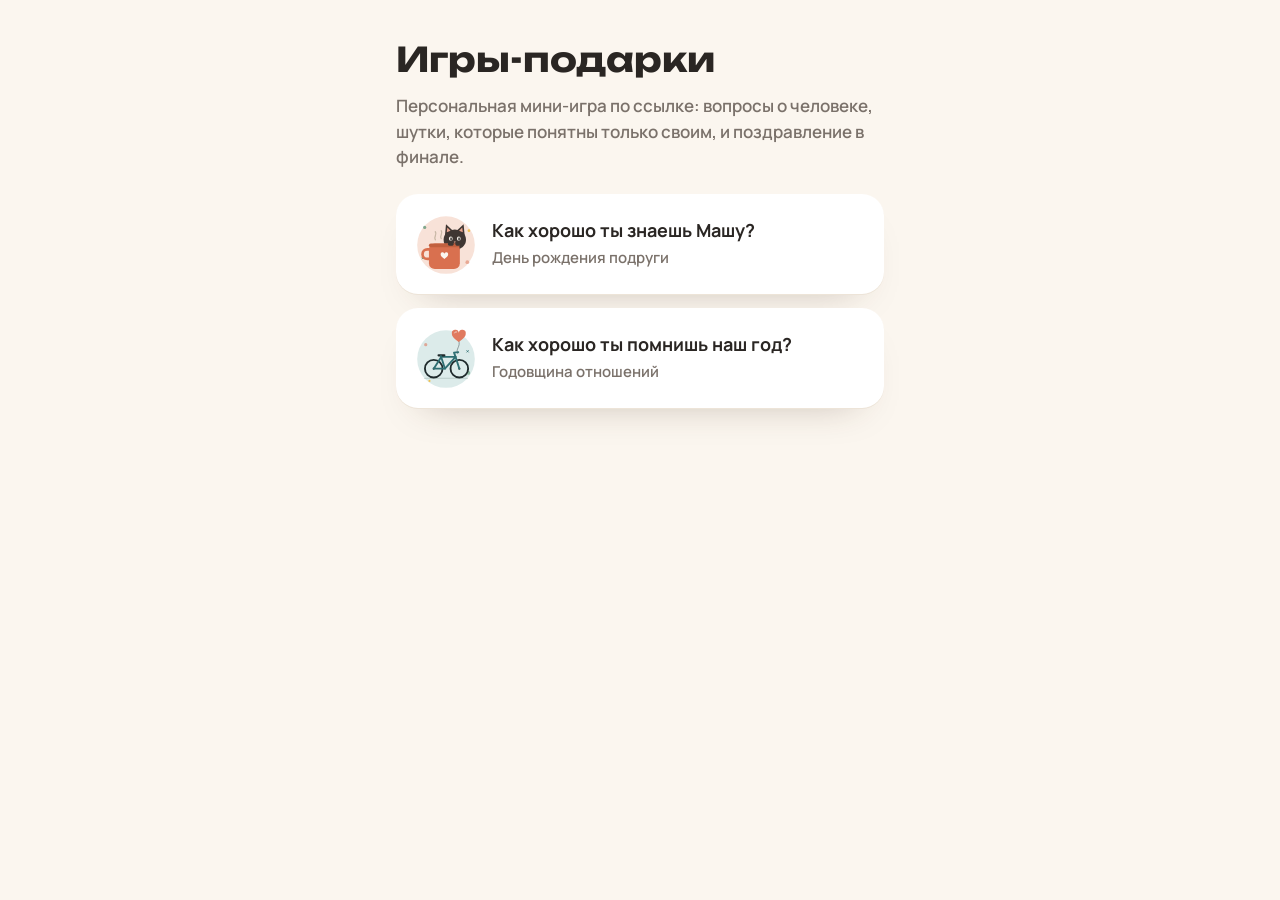
<file: index.html>
<!doctype html>
<html lang="ru">
<head>
  <meta charset="utf-8">
  <meta name="viewport" content="width=device-width, initial-scale=1">
  <title>Игры-подарки — примеры</title>
  <meta name="description" content="Персональные мини-игры в подарок: открываются по ссылке на телефоне.">
  <link rel="icon" href="masha/assets/favicon.svg" type="image/svg+xml">
  <link rel="preconnect" href="https://fonts.googleapis.com">
  <link rel="preconnect" href="https://fonts.gstatic.com" crossorigin>
  <link href="https://fonts.googleapis.com/css2?family=Manrope:wght@600;800&family=Unbounded:wght@700&display=swap" rel="stylesheet">
  <style>
    :root { --bg: #FBF6EF; --surface: #FFFFFF; --ink: #2A2623; --muted: #7A716A; --line: #EDE4D8; }
    * { box-sizing: border-box; }
    body {
      margin: 0; min-height: 100vh; background: var(--bg); color: var(--ink);
      font: 600 17px/1.5 'Manrope', system-ui, sans-serif;
      display: flex; justify-content: center;
    }
    main { width: 100%; max-width: 520px; padding: 40px 16px; display: grid; gap: 14px; align-content: start; }
    h1 { margin: 0; font: 700 clamp(26px, 7vw, 34px)/1.15 'Unbounded', system-ui, sans-serif; }
    p { margin: 0 0 10px; color: var(--muted); }
    a.game {
      display: flex; align-items: center; gap: 14px; padding: 18px;
      background: var(--surface); border-radius: 22px; color: inherit; text-decoration: none;
      box-shadow: 0 1px 0 var(--line), 0 20px 40px -28px rgba(70, 45, 25, .35);
      transition: transform .15s;
    }
    a.game:active { transform: scale(.98); }
    a.game img { width: 64px; height: 64px; flex: none; }
    a.game b { display: block; font-size: 18px; }
    a.game small { color: var(--muted); font-size: 15px; }
  </style>
</head>
<body>
  <main>
    <h1>Игры-подарки</h1>
    <p>Персональная мини-игра по ссылке: вопросы о человеке, шутки, которые понятны только своим, и поздравление в финале.</p>

    <a class="game" href="masha/">
      <img src="masha/assets/hero.svg" alt="">
      <span><b>Как хорошо ты знаешь Машу?</b><small>День рождения подруги</small></span>
    </a>

    <a class="game" href="anniversary/">
      <img src="anniversary/assets/hero.svg" alt="">
      <span><b>Как хорошо ты помнишь наш год?</b><small>Годовщина отношений</small></span>
    </a>
  </main>
</body>
</html>
</file>
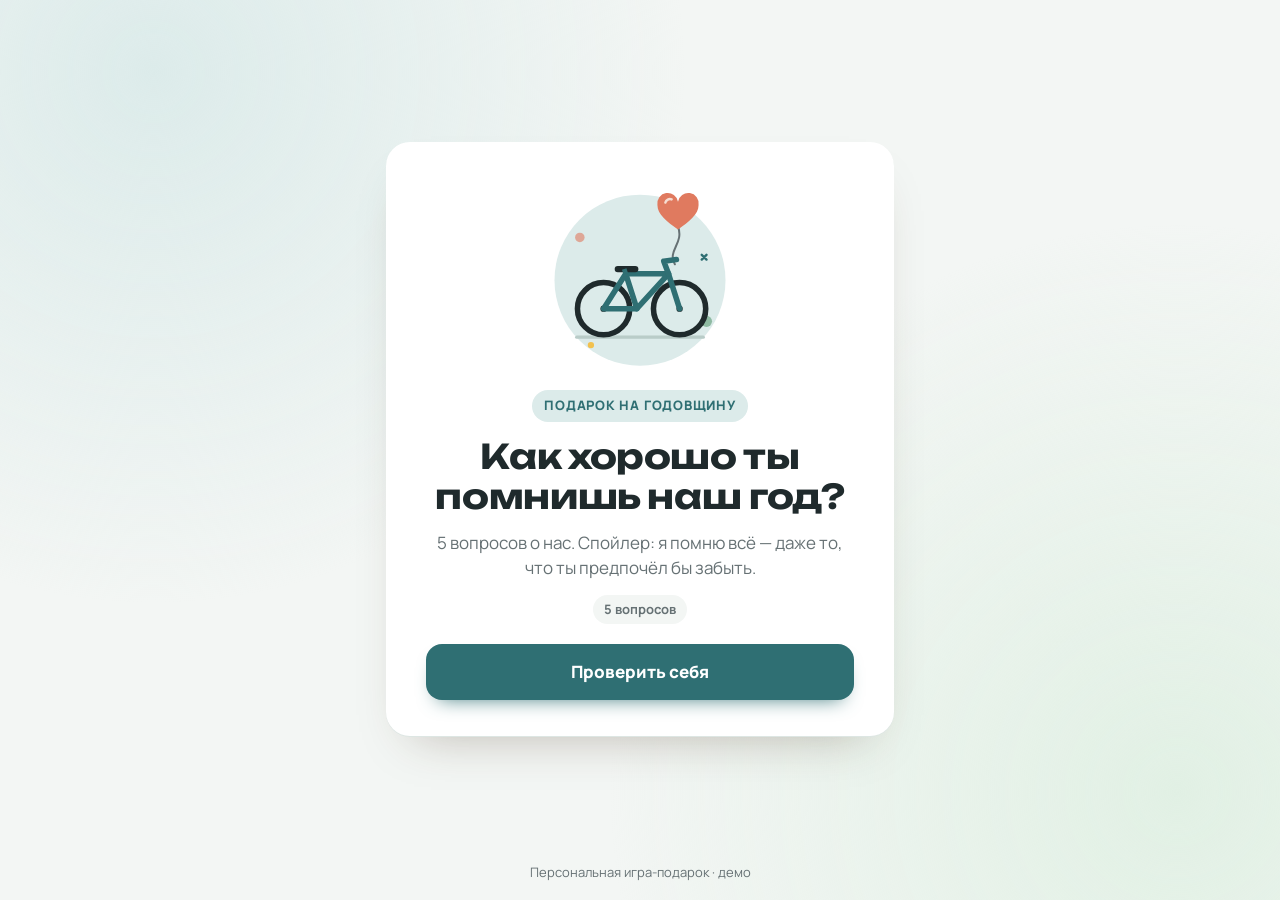
<file: anniversary/index.html>
<!doctype html>
<html lang="ru">
<head>
  <meta charset="utf-8">
  <meta name="viewport" content="width=device-width, initial-scale=1, viewport-fit=cover">
  <title>Игра-подарок</title>
  <meta name="robots" content="noindex, nofollow">
  <meta name="description" content="Персональная мини-игра-подарок: пройди вопросы и получи поздравление.">
  <meta name="theme-color" content="#FBF6EF">
  <meta property="og:type" content="website">
  <meta property="og:title" content="Игра-подарок">
  <meta property="og:description" content="Пройди 5 вопросов и получи сюрприз в конце.">
  <link rel="icon" href="assets/favicon.svg" type="image/svg+xml">
  <link rel="apple-touch-icon" href="assets/favicon.svg">
  <link rel="preconnect" href="https://fonts.googleapis.com">
  <link rel="preconnect" href="https://fonts.gstatic.com" crossorigin>
  <link href="https://fonts.googleapis.com/css2?family=Manrope:wght@400;600;700;800&family=Unbounded:wght@500;700&display=swap" rel="stylesheet">
  <link rel="stylesheet" href="style.css">
</head>
<body>
  <main id="app" class="app" aria-live="polite">
    <noscript><p class="card">Для игры нужен включённый JavaScript.</p></noscript>
  </main>
  <footer class="footer" id="footer"></footer>

  <script src="config.js"></script>
  <script src="script.js"></script>
</body>
</html>
</file>
<file: anniversary/style.css>
/* Значения по умолчанию; реальные цвета приходят из config.js → theme.colors */
:root {
  --bg: #FBF6EF;
  --surface: #FFFFFF;
  --ink: #2A2623;
  --muted: #7A716A;
  --line: #EDE4D8;
  --accent: #D9704F;
  --accent-ink: #FFFFFF;
  --accent-soft: #F8E2D8;
  --success: #4E8F6C;
  --success-soft: #E1F0E6;
  --error: #C4553F;
  --error-soft: #F9E1DB;
  --gold: #E3B04B;
  --gold-soft: rgba(227, 176, 75, .16);
  --gold-ink: #7A5A12;
  --bg-image: none;

  --radius: 24px;
  --radius-sm: 16px;
  --shadow: 0 1px 0 var(--line), 0 24px 48px -28px rgba(70, 45, 25, .35);
  --font-display: 'Unbounded', system-ui, sans-serif;
  --font-body: 'Manrope', system-ui, -apple-system, 'Segoe UI', Roboto, sans-serif;
  --ease: cubic-bezier(.2, .8, .2, 1);
  --bounce: cubic-bezier(.34, 1.56, .64, 1);
}

*, *::before, *::after { box-sizing: border-box; }

html { -webkit-text-size-adjust: 100%; }

body {
  margin: 0;
  min-height: 100vh;
  min-height: 100dvh;
  display: flex;
  flex-direction: column;
  align-items: center;
  background-color: var(--bg);
  color: var(--ink);
  font-family: var(--font-body);
  font-size: 17px;
  line-height: 1.5;
  -webkit-font-smoothing: antialiased;
}

/* Мягкий декоративный фон; заменяется картинкой из config.theme.backgroundImage */
body::before {
  content: '';
  position: fixed;
  inset: 0;
  z-index: -1;
  background:
    radial-gradient(circle at 12% 8%, var(--accent-soft) 0, transparent 38%),
    radial-gradient(circle at 92% 88%, var(--success-soft) 0, transparent 40%);
}
body.has-bg-image::before {
  background: var(--bg-image) center / cover no-repeat;
  opacity: .9;
}

.app {
  width: 100%;
  max-width: 480px;
  flex: 1;
  display: flex;
  flex-direction: column;
  justify-content: center;
  padding: max(20px, env(safe-area-inset-top)) 16px 16px;
}

.footer {
  padding: 8px 16px max(18px, env(safe-area-inset-bottom));
  font-size: 13px;
  color: var(--muted);
  text-align: center;
}

/* ---------- screens & transitions ---------- */

.card {
  background: var(--surface);
  border-radius: var(--radius);
  padding: 28px 22px;
  box-shadow: var(--shadow);
  animation: card-in .5s var(--ease) both;
}

.is-leaving { animation: leave .2s ease-in forwards; }

.stagger { display: flex; flex-direction: column; gap: 14px; }
.stagger > * {
  animation: rise .45s var(--ease) both;
  animation-delay: calc(var(--i, 0) * 70ms + 120ms);
}

@keyframes card-in {
  from { opacity: 0; transform: translateY(18px) scale(.98); }
}
@keyframes leave {
  to { opacity: 0; transform: translateY(-10px) scale(.985); }
}
@keyframes rise {
  from { opacity: 0; transform: translateY(10px); }
}
@keyframes pop {
  0% { transform: scale(1); }
  40% { transform: scale(1.035); }
  100% { transform: scale(1); }
}

.center { text-align: center; }

/* ---------- typography ---------- */

h1, h2, h3 {
  margin: 0;
  font-family: var(--font-display);
  font-weight: 700;
  line-height: 1.18;
  letter-spacing: -.01em;
}
h1 { font-size: clamp(26px, 7.4vw, 34px); }
h2 { font-size: clamp(21px, 5.8vw, 26px); }
h3 { font-size: 18px; }
h1:focus, h2:focus { outline: none; }

p { margin: 0; }
.lead { color: var(--muted); }
.text { display: grid; gap: 10px; }

.eyebrow {
  align-self: center;
  display: inline-block;
  padding: 6px 12px;
  border-radius: 999px;
  background: var(--accent-soft);
  color: var(--accent);
  font-size: 13px;
  font-weight: 800;
  letter-spacing: .06em;
  text-transform: uppercase;
}
.stagger:not(.center) > .eyebrow { align-self: flex-start; }

.hero {
  display: block;
  width: 190px;
  height: auto;
  margin: 0 auto 4px;
}

.meta-chips {
  display: flex;
  flex-wrap: wrap;
  justify-content: center;
  gap: 6px;
  margin: 0;
  padding: 0;
  list-style: none;
}
.meta-chips li {
  padding: 5px 11px;
  border-radius: 999px;
  background: var(--bg);
  color: var(--muted);
  font-size: 13px;
  font-weight: 700;
}

/* ---------- buttons ---------- */

.btn {
  display: flex;
  align-items: center;
  justify-content: center;
  width: 100%;
  min-height: 56px;
  margin-top: 6px;
  padding: 14px 22px;
  border: 0;
  border-radius: var(--radius-sm);
  background: var(--accent);
  color: var(--accent-ink);
  font: 800 17px/1.2 var(--font-body);
  cursor: pointer;
  -webkit-tap-highlight-color: transparent;
  box-shadow: 0 10px 20px -12px var(--accent);
  transition: transform .15s var(--ease), filter .2s;
}
.btn:active { transform: scale(.97); }
.btn:focus-visible,
.option:focus-visible,
.envelope:focus-visible { outline: 3px solid var(--ink); outline-offset: 3px; }

.btn--ghost {
  background: transparent;
  color: var(--ink);
  box-shadow: inset 0 0 0 2px var(--line);
}
.btn--small {
  width: auto;
  min-height: 48px;
  margin: 0;
  padding: 10px 16px;
  font-size: 15px;
  white-space: nowrap;
}

@media (hover: hover) {
  .btn:hover { filter: brightness(1.06); }
  .btn--ghost:hover { box-shadow: inset 0 0 0 2px var(--accent); filter: none; }
}

.actions { display: grid; gap: 10px; margin-top: 4px; }
.actions .btn { margin: 0; }

/* ---------- progress ---------- */

.progress { margin-bottom: 20px; }
.progress__meta {
  display: flex;
  justify-content: space-between;
  margin-bottom: 8px;
  font-size: 14px;
  font-weight: 700;
  color: var(--muted);
}
.progress__score { position: relative; color: var(--accent); }
.bar {
  height: 8px;
  border-radius: 999px;
  background: var(--line);
  overflow: hidden;
}
.bar__fill {
  height: 100%;
  border-radius: inherit;
  background: var(--accent);
  transition: width .6s var(--ease);
}
.progress--bonus .progress__meta span:first-child { color: var(--gold-ink); }
.progress--bonus .bar__fill { background: var(--gold); }

/* «+20» взлетает над счётом */
.plus {
  position: absolute;
  right: 0;
  top: -4px;
  color: var(--success);
  font-weight: 800;
  pointer-events: none;
  animation: plus-up .9s var(--ease) forwards;
}
@keyframes plus-up {
  from { opacity: 1; transform: translateY(0); }
  to { opacity: 0; transform: translateY(-22px); }
}

/* ---------- question ---------- */

.question {
  display: flex;
  flex-direction: column;
  gap: 10px;
  margin-bottom: 18px;
}
.question__emoji {
  display: grid;
  place-items: center;
  width: 52px;
  height: 52px;
  border-radius: 16px;
  background: var(--bg);
  font-size: 28px;
}
.question__note {
  margin: -8px 0 16px;
  color: var(--muted);
  font-size: 14px;
}

.options { gap: 10px; }

.option {
  display: flex;
  align-items: center;
  gap: 12px;
  width: 100%;
  min-height: 60px;
  padding: 12px 16px;
  border: 2px solid var(--line);
  border-radius: var(--radius-sm);
  background: var(--surface);
  color: var(--ink);
  font: 600 16px/1.35 var(--font-body);
  text-align: left;
  cursor: pointer;
  -webkit-tap-highlight-color: transparent;
  transition: border-color .2s, background-color .2s, opacity .25s, transform .15s var(--ease);
}
.option:active:not(:disabled) { transform: scale(.98); }
.option:disabled { cursor: default; }

.option__letter {
  flex: none;
  display: grid;
  place-items: center;
  width: 32px;
  height: 32px;
  border-radius: 50%;
  background: var(--bg);
  color: var(--muted);
  font-size: 14px;
  font-weight: 800;
  transition: background-color .2s, color .2s;
}

@media (hover: hover) {
  .option:hover:not(:disabled) { border-color: var(--accent); }
}

.option.is-right { border-color: var(--success); background: var(--success-soft); animation: pop .4s var(--ease); }
.option.is-right .option__letter { background: var(--success); color: #fff; }
.option.is-wrong { border-color: var(--error); background: var(--error-soft); animation: shake .35s; }
.option.is-wrong .option__letter { background: var(--error); color: #fff; }
.option.is-dim { opacity: .4; }

@keyframes shake {
  25% { transform: translateX(-4px); }
  75% { transform: translateX(4px); }
}

/* ---------- reaction after answer ---------- */

.feedback-slot { display: grid; gap: 10px; }
.feedback-slot:not(:empty) { margin-top: 18px; }
.feedback-slot > * {
  animation: rise .35s var(--ease) both;
  animation-delay: calc(var(--i, 0) * 110ms);
}
.feedback-slot .btn { margin: 0; }

.verdict {
  justify-self: start;
  display: inline-flex;
  align-items: center;
  gap: 8px;
  padding: 6px 14px;
  border-radius: 999px;
  font-weight: 800;
  font-size: 15px;
}
.verdict--right { background: var(--success-soft); color: var(--success); }
.verdict--wrong { background: var(--error-soft); color: var(--error); }
.streak {
  padding: 1px 8px;
  border-radius: 999px;
  background: var(--surface);
  font-size: 13px;
}

.bubble {
  display: flex;
  align-items: flex-start;
  gap: 10px;
}
.bubble__avatar {
  flex: none;
  display: grid;
  place-items: center;
  width: 40px;
  height: 40px;
  border-radius: 50%;
  background: var(--bg);
  font-size: 22px;
}
.bubble__body {
  display: grid;
  gap: 2px;
  padding: 10px 14px;
  border-radius: 4px 18px 18px 18px;
  background: var(--bg);
  font-size: 16px;
  line-height: 1.4;
}
.bubble__name {
  color: var(--accent);
  font-size: 13px;
  font-weight: 800;
}
.bubble--secret .bubble__avatar,
.bubble--secret .bubble__body {
  background: var(--gold-soft);
}
.bubble--secret .bubble__body { box-shadow: inset 0 0 0 1.5px var(--gold); }
.bubble--secret .bubble__name { color: var(--gold-ink); }
.bubble--secret .bubble__avatar { animation: wiggle 1.2s ease-in-out 2; }

.unlock {
  justify-self: center;
  padding: 8px 16px;
  border-radius: 999px;
  background: var(--gold-soft);
  color: var(--gold-ink);
  font-weight: 800;
  font-size: 15px;
  box-shadow: 0 0 0 0 var(--gold);
  animation: rise .35s var(--ease) both, glow 1.6s ease-out .4s 2;
}
@keyframes glow {
  0% { box-shadow: 0 0 0 0 rgba(227, 176, 75, .55); }
  100% { box-shadow: 0 0 0 14px rgba(227, 176, 75, 0); }
}
@keyframes wiggle {
  0%, 100% { transform: rotate(0); }
  25% { transform: rotate(-12deg); }
  75% { transform: rotate(12deg); }
}

/* ---------- counting pause ---------- */

.counting {
  display: grid;
  justify-items: center;
  gap: 14px;
  padding: 48px 0;
  text-align: center;
}
.counting__avatar {
  display: grid;
  place-items: center;
  width: 84px;
  height: 84px;
  border-radius: 50%;
  background: var(--accent-soft);
  font-size: 44px;
  animation: hop .7s ease-in-out infinite alternate;
}
.counting__text { font-weight: 700; }
.dots { display: flex; gap: 6px; }
.dots i {
  width: 8px;
  height: 8px;
  border-radius: 50%;
  background: var(--accent);
  animation: dot 1s ease-in-out infinite;
}
.dots i:nth-child(2) { animation-delay: .15s; }
.dots i:nth-child(3) { animation-delay: .3s; }
@keyframes hop { to { transform: translateY(-8px) rotate(-6deg); } }
@keyframes dot { 50% { opacity: .25; transform: scale(.7); } }

/* ---------- result card (под скриншот) ---------- */

/* Настроение карточки задаётся data-mood: legend / good / base */
.result-card {
  --rc-bg: var(--surface);
  --rc-ink: var(--ink);
  --rc-muted: var(--muted);
  --rc-accent: var(--accent);
  --rc-chip: var(--bg);
  --rc-line: var(--line);
  --rc-btn: var(--accent);
  --rc-btn-ink: var(--accent-ink);

  position: relative;
  overflow: hidden;
  display: grid;
  justify-items: center;
  gap: 10px;
  padding: 18px 20px 20px;
  border-radius: 28px;
  background: var(--rc-bg);
  color: var(--rc-ink);
  text-align: center;
  box-shadow: 0 30px 60px -30px rgba(40, 25, 15, .5);
}

.result-card[data-mood='legend'] {
  --rc-bg: radial-gradient(120% 70% at 50% 0%, rgba(227, 176, 75, .38), transparent 62%), var(--ink);
  --rc-ink: #FFF8EA;
  --rc-muted: rgba(255, 248, 234, .72);
  --rc-accent: var(--gold);
  --rc-chip: rgba(255, 255, 255, .1);
  --rc-line: rgba(255, 255, 255, .16);
  --rc-btn: var(--gold);
  --rc-btn-ink: var(--ink);
}
.result-card[data-mood='good'] {
  --rc-bg: radial-gradient(120% 70% at 50% 0%, rgba(255, 255, 255, .3), transparent 62%), var(--accent);
  --rc-ink: #FFFFFF;
  --rc-muted: rgba(255, 255, 255, .85);
  --rc-accent: #FFFFFF;
  --rc-chip: rgba(255, 255, 255, .2);
  --rc-line: rgba(255, 255, 255, .3);
  --rc-btn: #FFFFFF;
  --rc-btn-ink: var(--accent);
}
.result-card[data-mood='base'] {
  box-shadow: inset 0 0 0 2px var(--line), 0 30px 60px -34px rgba(40, 25, 15, .4);
}

/* Блик по легендарной карточке */
.result-card[data-mood='legend']::after {
  content: '';
  position: absolute;
  inset: 0;
  background: linear-gradient(110deg, transparent 35%, rgba(255, 236, 190, .22) 50%, transparent 65%);
  transform: translateX(-100%);
  animation: shine 3.6s ease-in-out 1s infinite;
  pointer-events: none;
}
@keyframes shine {
  0% { transform: translateX(-100%); }
  45%, 100% { transform: translateX(100%); }
}

.result-card__top {
  display: flex;
  justify-content: space-between;
  width: 100%;
  padding-bottom: 10px;
  border-bottom: 1.5px dashed var(--rc-line);
  color: var(--rc-muted);
  font-size: 12px;
  font-weight: 800;
  letter-spacing: .06em;
  text-transform: uppercase;
}

.medal {
  display: grid;
  place-items: center;
  width: 78px;
  height: 78px;
  margin-top: 6px;
  border-radius: 50%;
  background: var(--rc-chip);
  box-shadow: 0 0 0 3px var(--rc-accent), 0 0 0 9px var(--rc-chip);
  font-size: 40px;
  animation: medal-in .8s var(--bounce) .35s both;
}
@keyframes medal-in {
  from { opacity: 0; transform: scale(.3) rotate(-25deg); }
}

.result-card__label {
  margin-top: 6px;
  color: var(--rc-accent);
  font-size: 12px;
  font-weight: 800;
  letter-spacing: .1em;
  text-transform: uppercase;
}
.result-card__text { color: var(--rc-muted); font-size: 16px; }

.result-card__score {
  display: flex;
  align-items: baseline;
  gap: 6px;
  font-family: var(--font-display);
}
.score__value { font-size: 56px; font-weight: 700; line-height: 1; color: var(--rc-accent); }
.score__max { font-size: 18px; color: var(--rc-muted); }

.badges {
  display: flex;
  flex-wrap: wrap;
  justify-content: center;
  gap: 6px;
  margin: 0;
  padding: 0;
  list-style: none;
}
.badge {
  display: inline-flex;
  align-items: center;
  gap: 6px;
  padding: 6px 12px;
  border-radius: 999px;
  background: var(--rc-chip);
  font-size: 14px;
  font-weight: 800;
  animation: badge-in .45s var(--bounce) both;
}
.badge:nth-child(1) { animation-delay: .9s; }
.badge:nth-child(2) { animation-delay: 1s; }
.badge:nth-child(3) { animation-delay: 1.1s; }
.badge:nth-child(4) { animation-delay: 1.2s; }
.badge:nth-child(5) { animation-delay: 1.3s; }
.badge--empty { color: var(--rc-muted); font-weight: 600; }
@keyframes badge-in {
  from { opacity: 0; transform: scale(.6); }
}

.result-card__actions {
  display: grid;
  grid-template-columns: 1.4fr 1fr;
  gap: 8px;
  width: 100%;
  margin-top: 8px;
}
.result-card__actions .btn {
  min-height: 52px;
  margin: 0;
  padding: 12px 8px;
  font-size: 15px;
  white-space: nowrap;
}
.btn--card { background: var(--rc-btn); color: var(--rc-btn-ink); box-shadow: none; }
.btn--card-ghost { background: transparent; color: var(--rc-ink); box-shadow: inset 0 0 0 2px var(--rc-line); }

/* ---------- letter & collection ---------- */

.panel {
  padding: 22px 20px;
  border-radius: var(--radius);
  background: var(--surface);
  box-shadow: var(--shadow);
}

.envelope {
  display: flex;
  align-items: center;
  gap: 14px;
  width: 100%;
  padding: 18px 20px;
  border: 2px dashed var(--accent);
  border-radius: var(--radius);
  background: var(--surface);
  color: var(--ink);
  font: inherit;
  text-align: left;
  cursor: pointer;
  -webkit-tap-highlight-color: transparent;
  transition: transform .15s var(--ease);
}
.envelope:active { transform: scale(.98); }
.envelope b { display: block; font-size: 17px; }
.envelope small { color: var(--muted); font-size: 14px; }
.envelope__icon {
  font-size: 34px;
  animation: wiggle 1.4s ease-in-out 1.6s infinite;
}

.letter {
  display: grid;
  gap: 10px;
  animation: unfold .5s var(--ease) both;
  transform-origin: top center;
}
.letter h3 { color: var(--accent); }
.letter__sign { font-weight: 800; }
.letter__ps {
  padding-top: 10px;
  border-top: 1.5px dashed var(--line);
  color: var(--gold-ink);
  font-size: 15px;
  font-style: italic;
}
@keyframes unfold {
  from { opacity: 0; transform: scaleY(.9) translateY(-6px); }
}

.collection { display: grid; gap: 12px; }
.collection h3 { font-size: 16px; }
.collection ul { display: grid; gap: 10px; margin: 0; padding: 0; list-style: none; }
.locked { display: flex; align-items: center; gap: 12px; }
.locked__icon {
  flex: none;
  display: grid;
  place-items: center;
  width: 40px;
  height: 40px;
  border-radius: 12px;
  background: var(--bg);
  color: var(--muted);
  font-size: 20px;
  font-weight: 800;
  filter: grayscale(1);
  opacity: .6;
}
.locked b { display: block; font-size: 15px; }
.locked small { color: var(--muted); font-size: 14px; }
.collection__hint,
.collection__done { color: var(--muted); font-size: 14px; }
.collection__done { color: var(--ink); font-weight: 700; text-align: center; }

/* ---------- share ---------- */

.qr {
  display: grid;
  place-items: center;
  width: 180px;
  aspect-ratio: 1;
  margin: 4px auto;
  padding: 16px;
  border: 2px dashed var(--line);
  border-radius: 20px;
  color: var(--muted);
  font-size: 14px;
  font-weight: 600;
}
.qr img { width: 100%; height: auto; }

.link-row { display: flex; gap: 8px; }
.link-input {
  flex: 1;
  min-width: 0;
  min-height: 48px;
  padding: 10px 14px;
  border: 2px solid var(--line);
  border-radius: var(--radius-sm);
  background: var(--bg);
  color: var(--ink);
  font: 600 14px var(--font-body);
}

/* ---------- celebrations ---------- */

.confetti,
.floaters {
  position: fixed;
  inset: 0;
  z-index: 10;
  overflow: hidden;
  pointer-events: none;
}
.confetti i {
  position: absolute;
  top: -16px;
  width: 8px;
  height: 14px;
  border-radius: 2px;
  animation: fall linear forwards;
}
@keyframes fall {
  to { transform: translate(var(--drift, 0), 110vh) rotate(720deg); }
}

.floaters span {
  position: absolute;
  bottom: -40px;
  opacity: 0;
  animation: float-up 3.2s ease-out forwards;
}
@keyframes float-up {
  15% { opacity: 1; }
  100% { opacity: 0; transform: translateY(-65vh) rotate(18deg); }
}

/* ---------- desktop ---------- */

@media (min-width: 768px) {
  .app { max-width: 540px; padding-top: 40px; }
  .card { padding: 40px 40px 36px; }
  .actions { grid-auto-flow: column; grid-auto-columns: 1fr; }
  .result-card { padding: 22px 32px 28px; }
}

@media (prefers-reduced-motion: reduce) {
  *, *::before, *::after {
    animation-duration: .01ms !important;
    animation-delay: 0s !important;
    animation-iteration-count: 1 !important;
    transition-duration: .01ms !important;
    scroll-behavior: auto !important;
  }
  .result-card[data-mood='legend']::after { display: none; }
}
</file>
